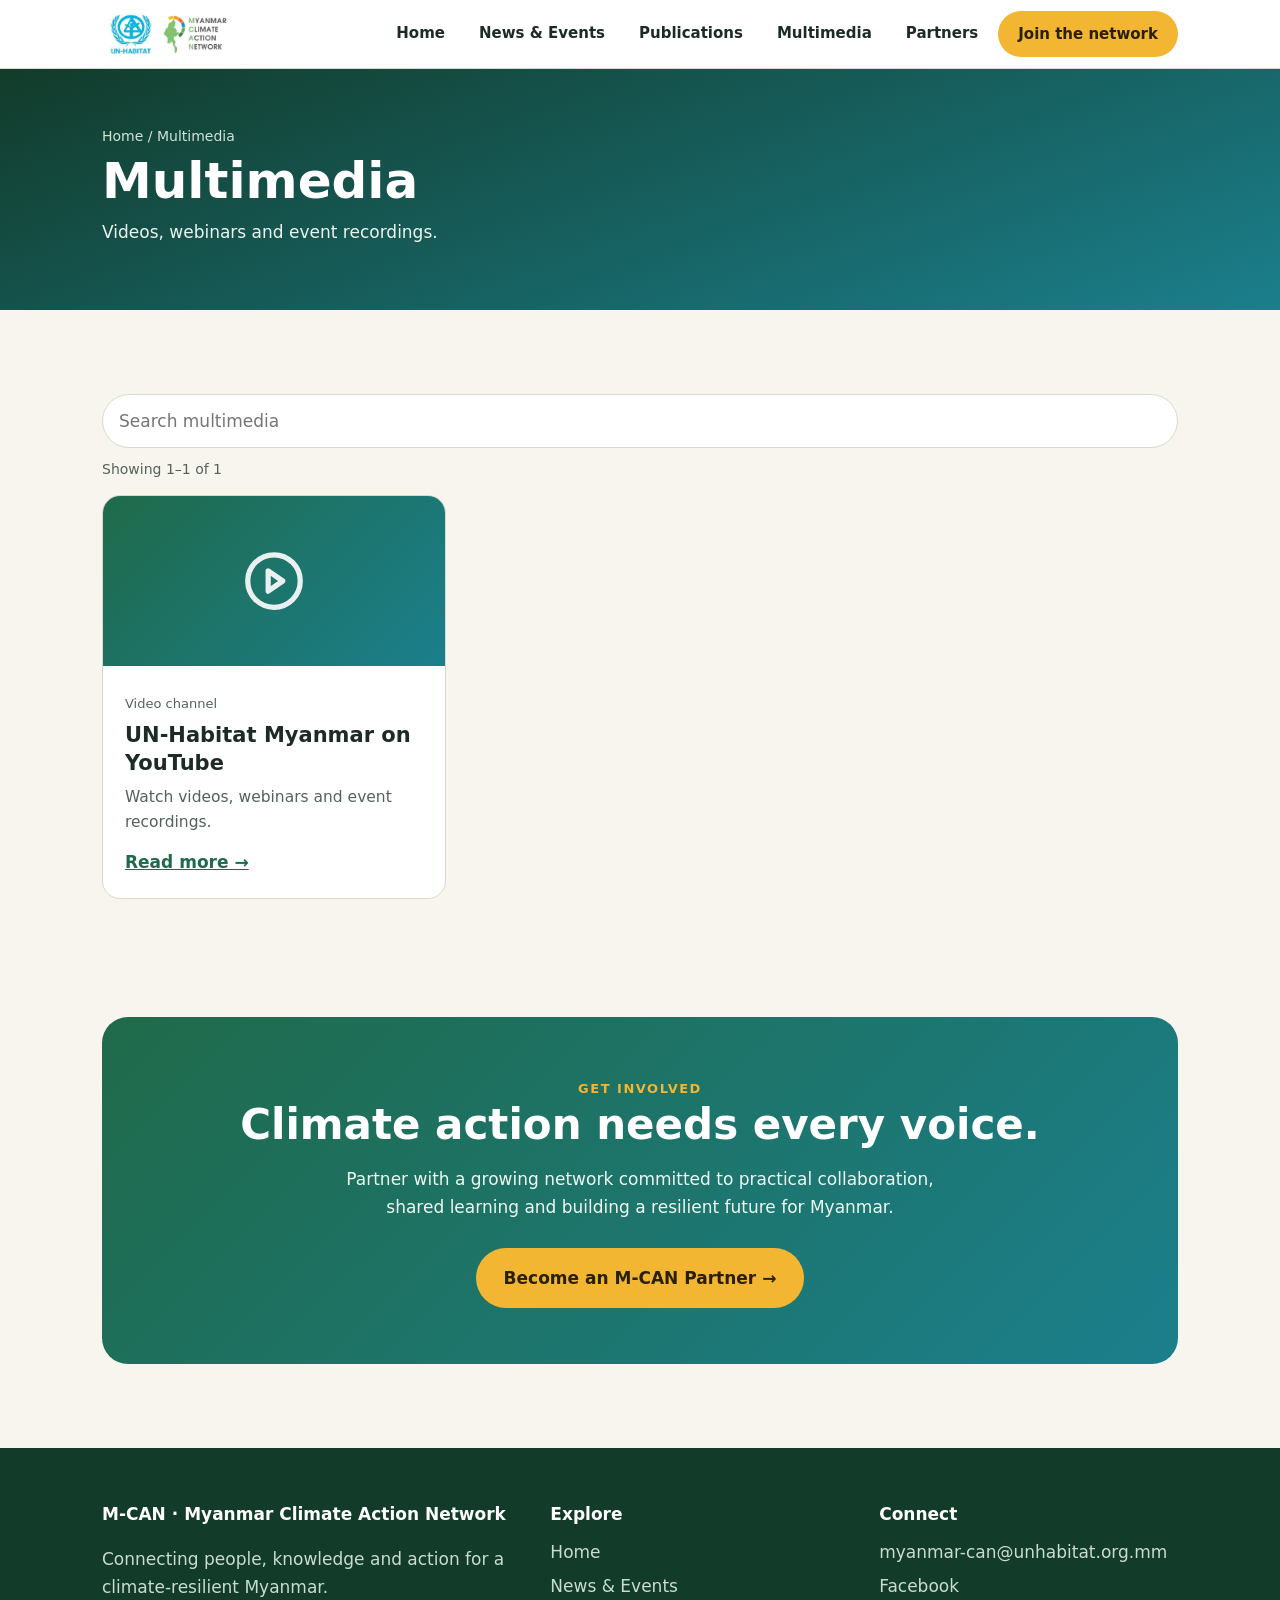
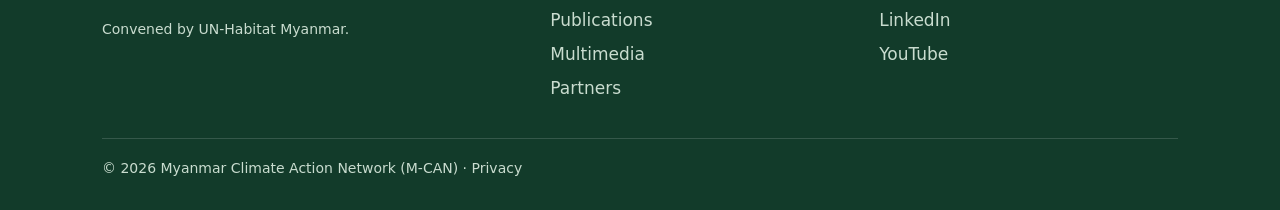
<file: multimedia.html>
<!DOCTYPE html>
<html lang="en">
<head>
<meta charset="utf-8">
<meta name="viewport" content="width=device-width, initial-scale=1, viewport-fit=cover">
<title>Multimedia | M-CAN</title>
<meta name="description" content="Videos, webinars and event recordings.">
<link rel="stylesheet" href="css/style.css">
</head>
<body>
<a class="skip" href="#main">Skip to content</a>
<header>
  <div class="wrap nav">
    <a class="brand" href="index.html"><img src="images/logo.jpg" alt="UN-Habitat and Myanmar Climate Action Network (M-CAN)" width="152" height="54"></a>
    <button class="menu-btn" id="mb" aria-expanded="false" aria-controls="nv">Menu</button>
    <nav id="nv" aria-label="Main">
      <ul>
        <li><a href="index.html">Home</a></li>
        <li><a href="index.html#news">News &amp; Events</a></li>
        <li><a href="index.html#publications">Publications</a></li>
        <li><a href="index.html#multimedia">Multimedia</a></li>
        <li><a href="index.html#partners">Partners</a></li>
        <li><a class="btn sun" style="padding:9px 18px" href="index.html#join">Join the network</a></li>
      </ul>
    </nav>
  </div>
</header>
<main id="main">
<div class="page-hero"><div class="wrap"><div class="crumb"><a href="index.html">Home</a> / Multimedia</div><h1>Multimedia</h1><p>Videos, webinars and event recordings.</p></div></div>
<section><div class="wrap">
<div class="listwrap">
  <div class="tools"><input class="search" type="search" placeholder="Search multimedia" aria-label="Search multimedia"></div>
  <p class="count" aria-live="polite"></p>
  <div class="list" data-list="multimedia" data-paged="1"></div>
  <div class="pager" role="navigation" aria-label="Pagination"></div>
</div>
</div></section>
<section style="padding-top:0"><div class="wrap"><div class="join">
  <span class="eyebrow" style="color:var(--sun)">Get involved</span>
  <h2>Climate action needs every voice.</h2>
  <p>Partner with a growing network committed to practical collaboration, shared learning and building a resilient future for Myanmar.</p>
  <a class="btn sun" href="https://docs.google.com/forms/d/e/1FAIpQLSe0Wz-iGA-9YHWjun2hGAzWpuw0KrcMW8bdbDw4LQ5wUkGBlA/viewform?usp=header">Become an M-CAN Partner →</a>
</div></div></section>
</main>
<footer><div class="wrap">
  <div class="fgrid">
    <div><h4>M-CAN · Myanmar Climate Action Network</h4><p>Connecting people, knowledge and action for a climate-resilient Myanmar.</p><p style="font-size:14px">Convened by UN-Habitat Myanmar.</p></div>
    <div><h4>Explore</h4><ul><li><a href="index.html">Home</a></li><li><a href="index.html#news">News &amp; Events</a></li><li><a href="index.html#publications">Publications</a></li><li><a href="index.html#multimedia">Multimedia</a></li><li><a href="index.html#partners">Partners</a></li></ul></div>
    <div><h4>Connect</h4><ul><li><a href="mailto:myanmar-can@unhabitat.org.mm">myanmar-can@unhabitat.org.mm</a></li><li><a href="https://www.facebook.com/profile.php?id=61579883247728">Facebook</a></li><li><a href="https://www.linkedin.com/company/98650299/">LinkedIn</a></li><li><a href="https://www.youtube.com/@un-habitatmyanmar4961">YouTube</a></li></ul></div>
  </div>
  <div class="copy">© 2026 Myanmar Climate Action Network (M-CAN) · Privacy</div>
</div></footer>
<script src="js/data.js"></script>
<script src="js/script.js" defer></script>
</body>
</html>
</file>
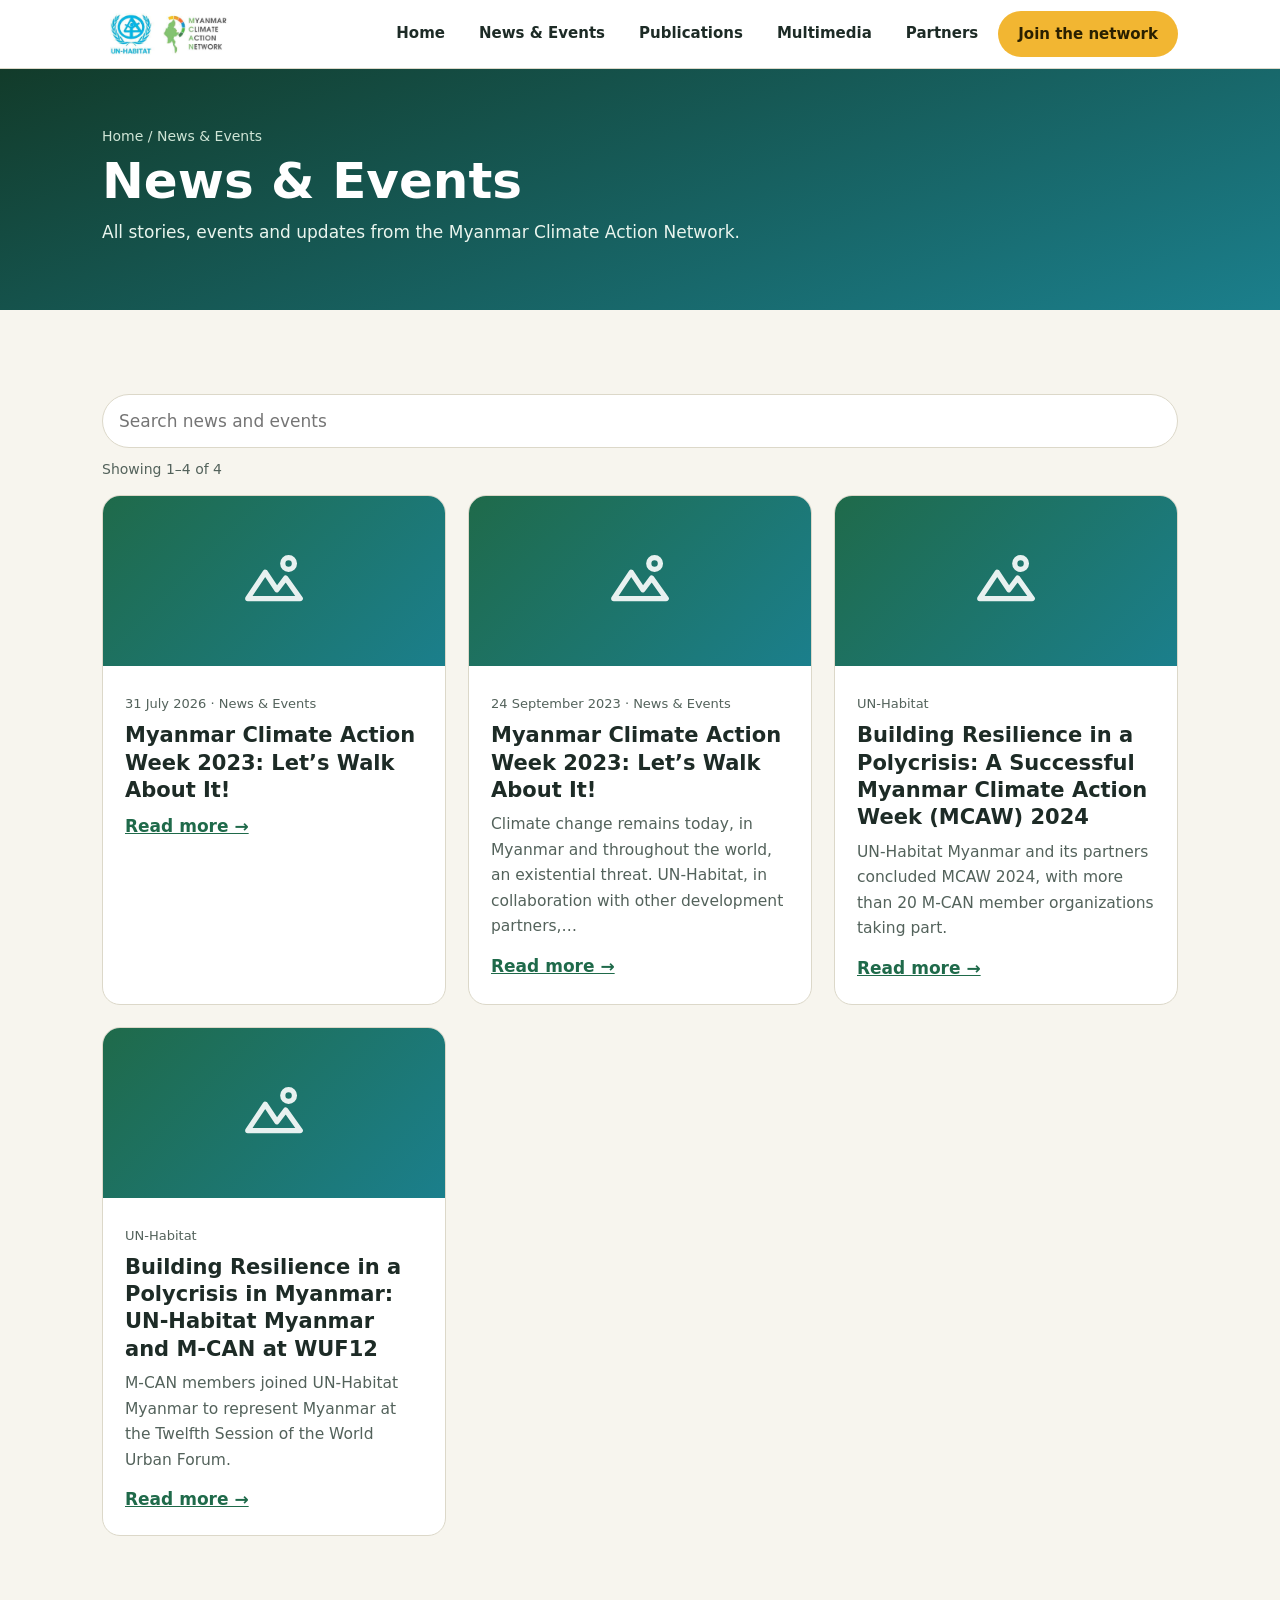
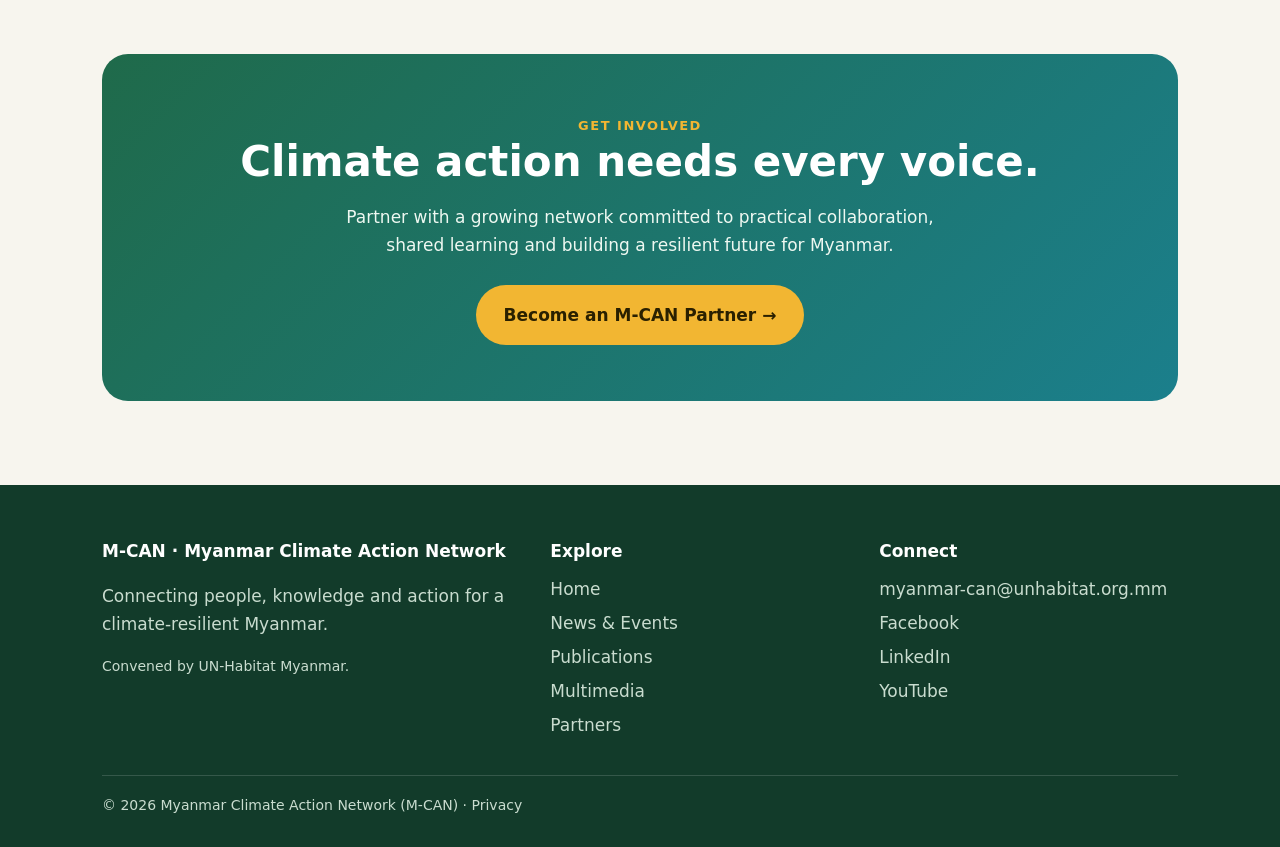
<file: news.html>
<!DOCTYPE html>
<html lang="en">
<head>
<meta charset="utf-8">
<meta name="viewport" content="width=device-width, initial-scale=1, viewport-fit=cover">
<title>News &amp; Events | M-CAN</title>
<meta name="description" content="All stories, events and updates from the Myanmar Climate Action Network.">
<link rel="stylesheet" href="css/style.css">
</head>
<body>
<a class="skip" href="#main">Skip to content</a>
<header>
  <div class="wrap nav">
    <a class="brand" href="index.html"><img src="images/logo.jpg" alt="UN-Habitat and Myanmar Climate Action Network (M-CAN)" width="152" height="54"></a>
    <button class="menu-btn" id="mb" aria-expanded="false" aria-controls="nv">Menu</button>
    <nav id="nv" aria-label="Main">
      <ul>
        <li><a href="index.html">Home</a></li>
        <li><a href="index.html#news">News &amp; Events</a></li>
        <li><a href="index.html#publications">Publications</a></li>
        <li><a href="index.html#multimedia">Multimedia</a></li>
        <li><a href="index.html#partners">Partners</a></li>
        <li><a class="btn sun" style="padding:9px 18px" href="index.html#join">Join the network</a></li>
      </ul>
    </nav>
  </div>
</header>
<main id="main">
<div class="page-hero"><div class="wrap"><div class="crumb"><a href="index.html">Home</a> / News &amp; Events</div><h1>News &amp; Events</h1><p>All stories, events and updates from the Myanmar Climate Action Network.</p></div></div>
<section><div class="wrap">
<div class="listwrap">
  <div class="tools"><input class="search" type="search" placeholder="Search news and events" aria-label="Search news and events"></div>
  <p class="count" aria-live="polite"></p>
  <div class="list" data-list="news" data-paged="1"></div>
  <div class="pager" role="navigation" aria-label="Pagination"></div>
</div>
</div></section>
<section style="padding-top:0"><div class="wrap"><div class="join">
  <span class="eyebrow" style="color:var(--sun)">Get involved</span>
  <h2>Climate action needs every voice.</h2>
  <p>Partner with a growing network committed to practical collaboration, shared learning and building a resilient future for Myanmar.</p>
  <a class="btn sun" href="https://docs.google.com/forms/d/e/1FAIpQLSe0Wz-iGA-9YHWjun2hGAzWpuw0KrcMW8bdbDw4LQ5wUkGBlA/viewform?usp=header">Become an M-CAN Partner →</a>
</div></div></section>
</main>
<footer><div class="wrap">
  <div class="fgrid">
    <div><h4>M-CAN · Myanmar Climate Action Network</h4><p>Connecting people, knowledge and action for a climate-resilient Myanmar.</p><p style="font-size:14px">Convened by UN-Habitat Myanmar.</p></div>
    <div><h4>Explore</h4><ul><li><a href="index.html">Home</a></li><li><a href="index.html#news">News &amp; Events</a></li><li><a href="index.html#publications">Publications</a></li><li><a href="index.html#multimedia">Multimedia</a></li><li><a href="index.html#partners">Partners</a></li></ul></div>
    <div><h4>Connect</h4><ul><li><a href="mailto:myanmar-can@unhabitat.org.mm">myanmar-can@unhabitat.org.mm</a></li><li><a href="https://www.facebook.com/profile.php?id=61579883247728">Facebook</a></li><li><a href="https://www.linkedin.com/company/98650299/">LinkedIn</a></li><li><a href="https://www.youtube.com/@un-habitatmyanmar4961">YouTube</a></li></ul></div>
  </div>
  <div class="copy">© 2026 Myanmar Climate Action Network (M-CAN) · Privacy</div>
</div></footer>
<script src="js/data.js"></script>
<script src="js/script.js" defer></script>
</body>
</html>
</file>
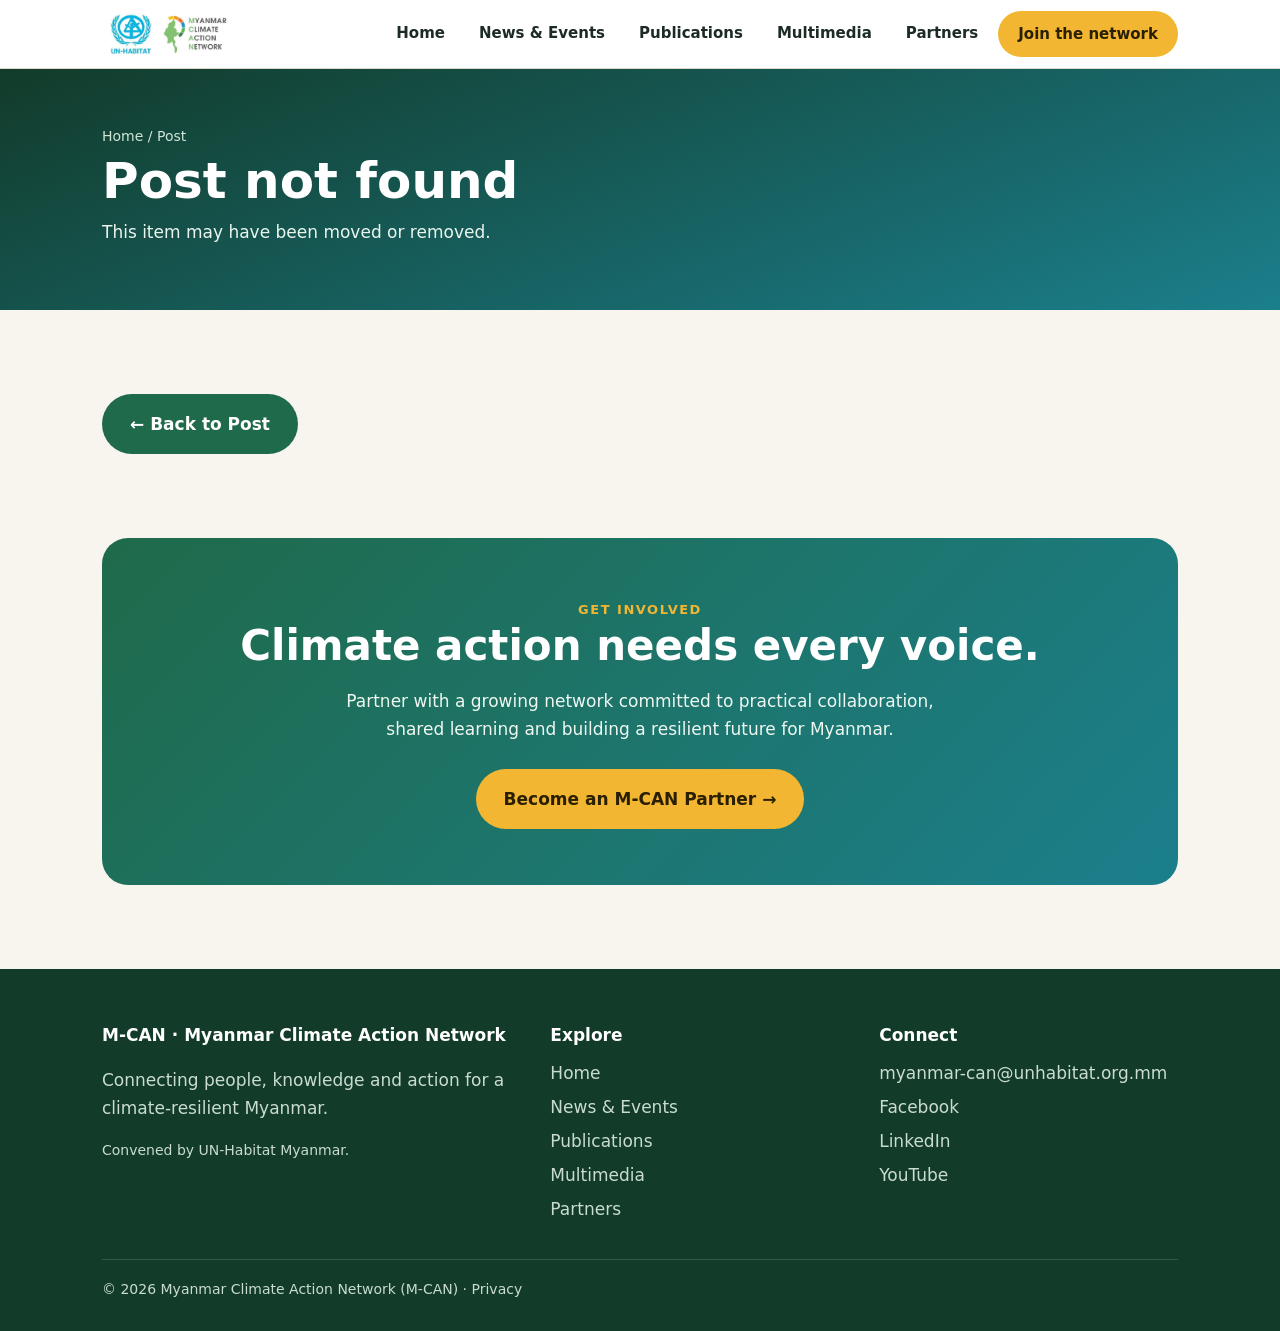
<file: post.html>
<!DOCTYPE html>
<html lang="en">
<head>
<meta charset="utf-8">
<meta name="viewport" content="width=device-width, initial-scale=1, viewport-fit=cover">
<title>Post | M-CAN</title>
<meta name="description" content="All stories, events and updates from the Myanmar Climate Action Network.">
<link rel="stylesheet" href="css/style.css">
</head>
<body>
<a class="skip" href="#main">Skip to content</a>
<header>
  <div class="wrap nav">
    <a class="brand" href="index.html"><img src="images/logo.jpg" alt="UN-Habitat and Myanmar Climate Action Network (M-CAN)" width="152" height="54"></a>
    <button class="menu-btn" id="mb" aria-expanded="false" aria-controls="nv">Menu</button>
    <nav id="nv" aria-label="Main">
      <ul>
        <li><a href="index.html">Home</a></li>
        <li><a href="index.html#news">News &amp; Events</a></li>
        <li><a href="index.html#publications">Publications</a></li>
        <li><a href="index.html#multimedia">Multimedia</a></li>
        <li><a href="index.html#partners">Partners</a></li>
        <li><a class="btn sun" style="padding:9px 18px" href="index.html#join">Join the network</a></li>
      </ul>
    </nav>
  </div>
</header>
<main id="main">
<div id="post-root"></div>
<section style="padding-top:0"><div class="wrap"><div class="join">
  <span class="eyebrow" style="color:var(--sun)">Get involved</span>
  <h2>Climate action needs every voice.</h2>
  <p>Partner with a growing network committed to practical collaboration, shared learning and building a resilient future for Myanmar.</p>
  <a class="btn sun" href="https://docs.google.com/forms/d/e/1FAIpQLSe0Wz-iGA-9YHWjun2hGAzWpuw0KrcMW8bdbDw4LQ5wUkGBlA/viewform?usp=header">Become an M-CAN Partner →</a>
</div></div></section>
</main>
<footer><div class="wrap">
  <div class="fgrid">
    <div><h4>M-CAN · Myanmar Climate Action Network</h4><p>Connecting people, knowledge and action for a climate-resilient Myanmar.</p><p style="font-size:14px">Convened by UN-Habitat Myanmar.</p></div>
    <div><h4>Explore</h4><ul><li><a href="index.html">Home</a></li><li><a href="index.html#news">News &amp; Events</a></li><li><a href="index.html#publications">Publications</a></li><li><a href="index.html#multimedia">Multimedia</a></li><li><a href="index.html#partners">Partners</a></li></ul></div>
    <div><h4>Connect</h4><ul><li><a href="mailto:myanmar-can@unhabitat.org.mm">myanmar-can@unhabitat.org.mm</a></li><li><a href="https://www.facebook.com/profile.php?id=61579883247728">Facebook</a></li><li><a href="https://www.linkedin.com/company/98650299/">LinkedIn</a></li><li><a href="https://www.youtube.com/@un-habitatmyanmar4961">YouTube</a></li></ul></div>
  </div>
  <div class="copy">© 2026 Myanmar Climate Action Network (M-CAN) · Privacy</div>
</div></footer>
<script src="js/data.js"></script>
<script src="js/script.js" defer></script>
</body>
</html>
</file>
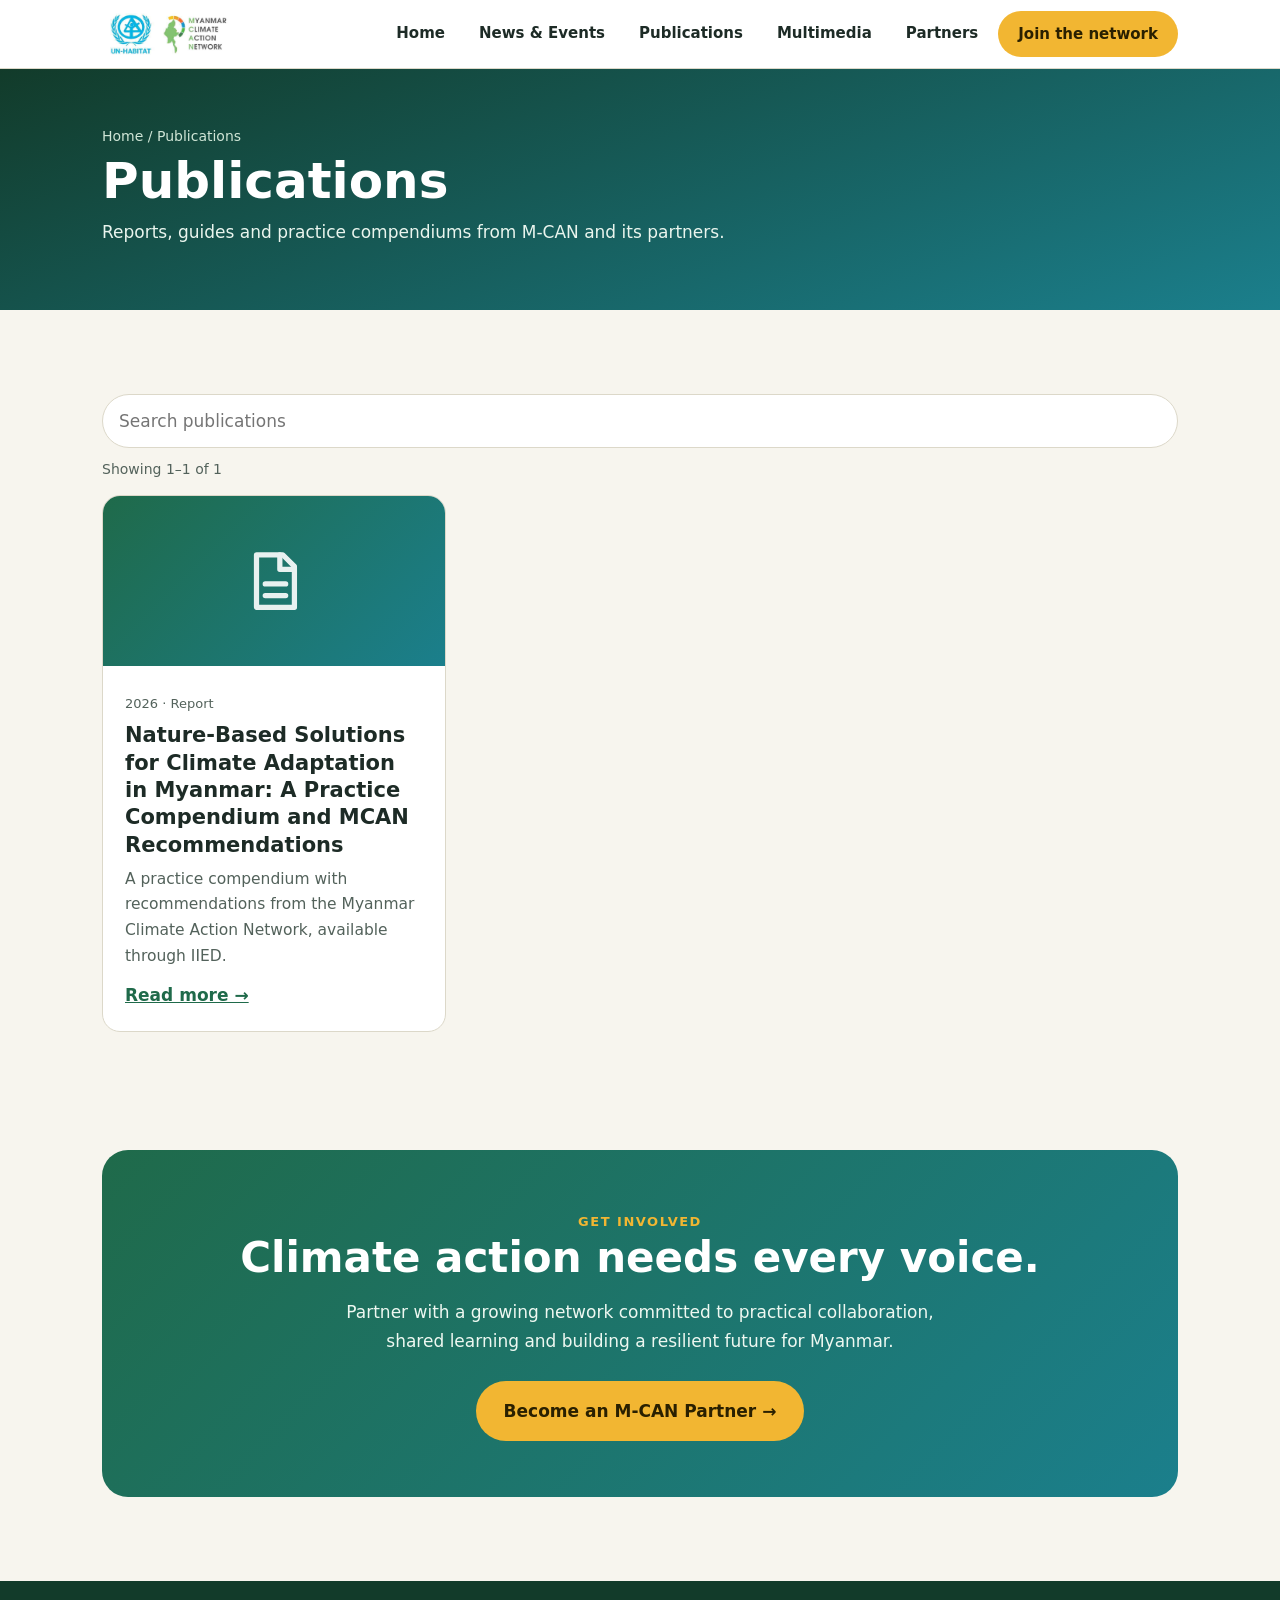
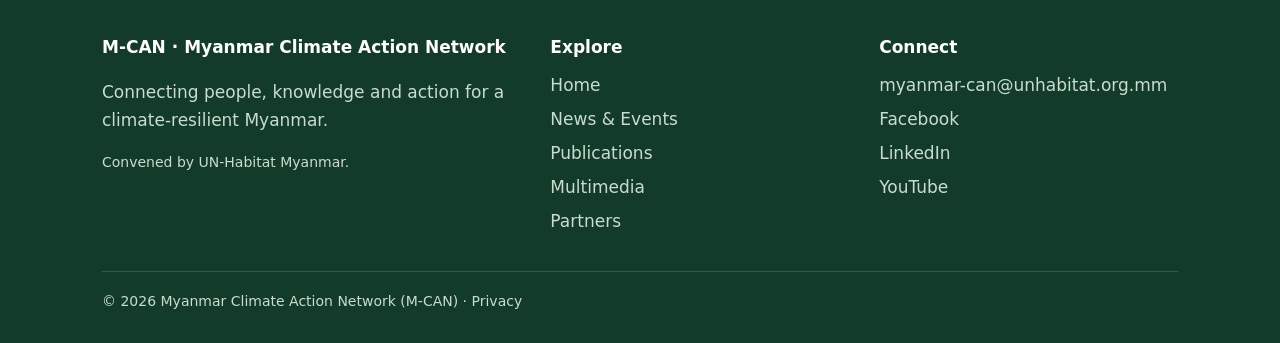
<file: publications.html>
<!DOCTYPE html>
<html lang="en">
<head>
<meta charset="utf-8">
<meta name="viewport" content="width=device-width, initial-scale=1, viewport-fit=cover">
<title>Publications | M-CAN</title>
<meta name="description" content="Reports, guides and practice compendiums from M-CAN and its partners.">
<link rel="stylesheet" href="css/style.css">
</head>
<body>
<a class="skip" href="#main">Skip to content</a>
<header>
  <div class="wrap nav">
    <a class="brand" href="index.html"><img src="images/logo.jpg" alt="UN-Habitat and Myanmar Climate Action Network (M-CAN)" width="152" height="54"></a>
    <button class="menu-btn" id="mb" aria-expanded="false" aria-controls="nv">Menu</button>
    <nav id="nv" aria-label="Main">
      <ul>
        <li><a href="index.html">Home</a></li>
        <li><a href="index.html#news">News &amp; Events</a></li>
        <li><a href="index.html#publications">Publications</a></li>
        <li><a href="index.html#multimedia">Multimedia</a></li>
        <li><a href="index.html#partners">Partners</a></li>
        <li><a class="btn sun" style="padding:9px 18px" href="index.html#join">Join the network</a></li>
      </ul>
    </nav>
  </div>
</header>
<main id="main">
<div class="page-hero"><div class="wrap"><div class="crumb"><a href="index.html">Home</a> / Publications</div><h1>Publications</h1><p>Reports, guides and practice compendiums from M-CAN and its partners.</p></div></div>
<section><div class="wrap">
<div class="listwrap">
  <div class="tools"><input class="search" type="search" placeholder="Search publications" aria-label="Search publications"></div>
  <p class="count" aria-live="polite"></p>
  <div class="list" data-list="publications" data-paged="1"></div>
  <div class="pager" role="navigation" aria-label="Pagination"></div>
</div>
</div></section>
<section style="padding-top:0"><div class="wrap"><div class="join">
  <span class="eyebrow" style="color:var(--sun)">Get involved</span>
  <h2>Climate action needs every voice.</h2>
  <p>Partner with a growing network committed to practical collaboration, shared learning and building a resilient future for Myanmar.</p>
  <a class="btn sun" href="https://docs.google.com/forms/d/e/1FAIpQLSe0Wz-iGA-9YHWjun2hGAzWpuw0KrcMW8bdbDw4LQ5wUkGBlA/viewform?usp=header">Become an M-CAN Partner →</a>
</div></div></section>
</main>
<footer><div class="wrap">
  <div class="fgrid">
    <div><h4>M-CAN · Myanmar Climate Action Network</h4><p>Connecting people, knowledge and action for a climate-resilient Myanmar.</p><p style="font-size:14px">Convened by UN-Habitat Myanmar.</p></div>
    <div><h4>Explore</h4><ul><li><a href="index.html">Home</a></li><li><a href="index.html#news">News &amp; Events</a></li><li><a href="index.html#publications">Publications</a></li><li><a href="index.html#multimedia">Multimedia</a></li><li><a href="index.html#partners">Partners</a></li></ul></div>
    <div><h4>Connect</h4><ul><li><a href="mailto:myanmar-can@unhabitat.org.mm">myanmar-can@unhabitat.org.mm</a></li><li><a href="https://www.facebook.com/profile.php?id=61579883247728">Facebook</a></li><li><a href="https://www.linkedin.com/company/98650299/">LinkedIn</a></li><li><a href="https://www.youtube.com/@un-habitatmyanmar4961">YouTube</a></li></ul></div>
  </div>
  <div class="copy">© 2026 Myanmar Climate Action Network (M-CAN) · Privacy</div>
</div></footer>
<script src="js/data.js"></script>
<script src="js/script.js" defer></script>
</body>
</html>
</file>
<file: css/style.css>
:root{--bg:#f7f5ee;--surface:#fff;--ink:#1d2b26;--muted:#53625b;--green:#1f6a4a;--deep:#123b2a;--teal:#1b7f8c;--sun:#f2b632;--sun-ink:#2a2000;--line:#dcd8c9;--tint:#e8f1ea;--hero-a:#123b2a;--hero-b:#1b7f8c;box-sizing:border-box;padding-top:env(safe-area-inset-top,0px);padding-bottom:env(safe-area-inset-bottom,0px)}
@media (prefers-color-scheme:dark){:root:not([data-theme="light"]){--bg:#101a16;--surface:#17251f;--ink:#eaf1ec;--muted:#a9bab1;--green:#6fcf9b;--deep:#0b1f17;--teal:#5fc3cf;--line:#2b3d35;--tint:#1a2c24;--hero-a:#0b1f17;--hero-b:#14636e}}
:root[data-theme="dark"]{--bg:#101a16;--surface:#17251f;--ink:#eaf1ec;--muted:#a9bab1;--green:#6fcf9b;--deep:#0b1f17;--teal:#5fc3cf;--line:#2b3d35;--tint:#1a2c24;--hero-a:#0b1f17;--hero-b:#14636e}
*{box-sizing:border-box}html{scroll-behavior:smooth;scroll-padding-top:calc(72px + env(safe-area-inset-top,0px))}
body{margin:0;background:var(--bg);color:var(--ink);font:17px/1.65 system-ui,-apple-system,"Segoe UI",Roboto,"Noto Sans","Noto Sans Myanmar",Arial,sans-serif}
a{color:inherit}img,svg{max-width:100%}
.wrap{max-width:1120px;margin:0 auto;padding:0 22px}
.skip{position:absolute;left:-999px}.skip:focus{left:12px;top:12px;background:var(--sun);color:var(--sun-ink);padding:8px 14px;z-index:99;border-radius:6px}
header{position:sticky;top:0;z-index:20;background:var(--surface);border-bottom:1px solid var(--line);padding-top:env(safe-area-inset-top,0px)}
.nav{display:flex;align-items:center;justify-content:space-between;height:68px}
.brand{display:flex;align-items:center;gap:10px;text-decoration:none;font-weight:800;color:var(--green);letter-spacing:.5px}
.brand small{display:block;font-weight:500;color:var(--muted);font-size:11px;letter-spacing:0;line-height:1.1}
nav ul{display:flex;gap:6px;list-style:none;margin:0;padding:0}
nav a{display:block;padding:10px 14px;border-radius:8px;text-decoration:none;font-weight:600;font-size:15px}
nav a:hover{background:var(--tint)}
.btn{display:inline-block;padding:14px 26px;border-radius:999px;font-weight:700;text-decoration:none;border:2px solid transparent;transition:transform .15s}
.btn:hover{transform:translateY(-2px)}
.btn.sun{background:var(--sun);color:var(--sun-ink)}.btn.ghost{border-color:#fff;color:#fff}
.btn.green{background:var(--green);color:#fff}
@media (prefers-color-scheme:dark){:root:not([data-theme="light"]) .btn.green{color:#0b1f17}}
.menu-btn{display:none;background:none;border:1px solid var(--line);color:var(--ink);border-radius:8px;padding:8px 12px;font-size:15px}
.hero{background:linear-gradient(160deg,var(--hero-a),var(--hero-b));color:#fff;position:relative;overflow:hidden}
.hero .wrap{padding-top:84px;padding-bottom:150px;position:relative;z-index:2}
.tag{display:inline-block;background:rgba(255,255,255,.14);padding:6px 14px;border-radius:999px;font-size:14px;font-weight:600;margin-bottom:18px}
h1{font-size:clamp(36px,6vw,64px);line-height:1.08;margin:0 0 18px;max-width:14ch}
.hero p{font-size:20px;max-width:600px;margin:0 0 30px;color:#eaf5ee}
.cta{display:flex;gap:14px;flex-wrap:wrap}
.hero svg.land{position:absolute;left:0;right:0;bottom:0;width:100%;height:auto;z-index:1}
.sun-disc{position:absolute;right:9%;top:48px;width:150px;height:150px;border-radius:50%;background:var(--sun);opacity:.9;box-shadow:0 0 90px 30px rgba(242,182,50,.35)}
.stats{margin-top:-60px;position:relative;z-index:5}
.stats .grid{display:grid;grid-template-columns:repeat(3,1fr);gap:16px}
.stat{background:var(--surface);border:1px solid var(--line);border-radius:16px;padding:22px;box-shadow:0 8px 24px rgba(0,0,0,.08)}
.stat b{display:block;font-size:40px;line-height:1;color:var(--green)}.stat span{color:var(--muted);font-size:15px}
section{padding:84px 0}
.eyebrow{color:var(--teal);font-weight:800;text-transform:uppercase;letter-spacing:1.5px;font-size:13px}
h2{font-size:clamp(28px,4vw,42px);line-height:1.15;margin:8px 0 16px}
.lead{color:var(--muted);max-width:720px}
.two{display:grid;grid-template-columns:1.05fr .95fr;gap:44px;align-items:start}
.vm{display:grid;gap:16px}
.vm div{background:var(--tint);border-left:6px solid var(--green);border-radius:12px;padding:20px 22px}
.vm h3{margin:0 0 6px;color:var(--green)}.vm p{margin:0}
.cards{display:grid;grid-template-columns:repeat(4,1fr);gap:18px;margin-top:34px}
.card{background:var(--surface);border:1px solid var(--line);border-radius:18px;padding:26px;transition:transform .2s,box-shadow .2s}
.card:hover{transform:translateY(-5px);box-shadow:0 14px 30px rgba(0,0,0,.1)}
.ico{width:54px;height:54px;border-radius:14px;background:var(--tint);display:grid;place-items:center;margin-bottom:14px}
.ico svg{width:30px;height:30px;stroke:var(--green);fill:none;stroke-width:2;stroke-linecap:round;stroke-linejoin:round}
.card h3{margin:0 0 8px;font-size:20px}.card p{margin:0;color:var(--muted);font-size:15.5px}
.n{font-size:13px;font-weight:800;color:var(--teal)}
.how{background:var(--deep);color:#fff}
.how .eyebrow{color:var(--sun)}.how .lead{color:#c9dccf}
.steps{display:grid;grid-template-columns:repeat(4,1fr);gap:18px;margin-top:34px;counter-reset:s}
.step{border:1px solid rgba(255,255,255,.18);border-radius:16px;padding:22px;counter-increment:s}
.step:before{content:counter(s);display:grid;place-items:center;width:34px;height:34px;border-radius:50%;background:var(--sun);color:var(--sun-ink);font-weight:800;margin-bottom:12px}
.step b{display:block;margin-bottom:4px}.step span{color:#c9dccf;font-size:15px}
.tabs{display:flex;gap:10px;flex-wrap:wrap;margin:22px 0}
.tabs a{padding:8px 16px;border-radius:999px;border:1px solid var(--line);text-decoration:none;font-weight:600;font-size:15px;background:var(--surface)}
.tabs a:hover{background:var(--tint)}
.news{display:grid;grid-template-columns:repeat(2,1fr);gap:22px}
.post{background:var(--surface);border:1px solid var(--line);border-radius:18px;overflow:hidden;display:flex;flex-direction:column}
.thumb{height:170px;background:linear-gradient(135deg,var(--green),var(--teal));display:grid;place-items:center}
.thumb svg{width:70px;height:70px;stroke:#fff;fill:none;stroke-width:1.8;stroke-linecap:round;stroke-linejoin:round;opacity:.9}
.post .body{padding:22px}.post time{font-size:13px;color:var(--muted)}
.post h3{margin:6px 0 8px;font-size:21px;line-height:1.3}.post p{margin:0 0 12px;color:var(--muted);font-size:15.5px}
.post a.more{font-weight:700;color:var(--green)}
.model{display:grid;grid-template-columns:repeat(4,1fr);gap:0;margin-top:32px;border-radius:18px;overflow:hidden;border:1px solid var(--line)}
.model div{padding:22px 16px;text-align:center;font-weight:700;color:#fff}
.model div:nth-child(1){background:#1f6a4a}.model div:nth-child(2){background:#1b7f8c}.model div:nth-child(3){background:#2e7d5b}.model div:nth-child(4){background:#3a6ea5}
.model small{display:block;font-weight:400;opacity:.9;margin-top:4px}
.join{background:linear-gradient(135deg,var(--green),var(--teal));color:#fff;border-radius:26px;padding:56px 34px;text-align:center}
.join h2{margin-top:0}.join p{max-width:620px;margin:0 auto 26px;color:#eef8f1}
footer{background:var(--deep);color:#c9dccf;padding:52px 0 30px}
.fgrid{display:grid;grid-template-columns:1.4fr 1fr 1fr;gap:30px}
footer h4{color:#fff;margin:0 0 10px}footer ul{list-style:none;margin:0;padding:0}footer li{margin:6px 0}
footer a{text-decoration:none}footer a:hover{text-decoration:underline}
.copy{border-top:1px solid rgba(255,255,255,.15);margin-top:30px;padding-top:18px;font-size:14px}
:focus-visible{outline:3px solid var(--sun);outline-offset:2px}
@media (max-width:900px){.cards,.steps{grid-template-columns:repeat(2,1fr)}.two,.news,.fgrid{grid-template-columns:1fr}.stats .grid{grid-template-columns:1fr}.stats{margin-top:-40px}}
@media (max-width:720px){.menu-btn{display:block}nav{position:absolute;left:0;right:0;top:100%;background:var(--surface);border-bottom:1px solid var(--line);display:none}nav.open{display:block}nav ul{flex-direction:column;padding:10px 22px}.cards,.steps,.model{grid-template-columns:1fr}.sun-disc{width:90px;height:90px;right:6%}section{padding:62px 0}}
@media (prefers-reduced-motion:reduce){*{transition:none!important;scroll-behavior:auto!important}}

.page-hero{background:linear-gradient(160deg,var(--hero-a),var(--hero-b));color:#fff;padding:56px 0 64px}
.page-hero h1{font-size:clamp(32px,5vw,50px);max-width:none;margin:6px 0 10px}.page-hero p{margin:0;color:#eaf5ee;max-width:640px}
.crumb{font-size:14px;color:#cfe5d6}.crumb a{text-decoration:none}.crumb a:hover{text-decoration:underline}
.sec-head{display:flex;justify-content:space-between;align-items:end;gap:16px;flex-wrap:wrap;margin-bottom:26px}
.sec-head h2{margin:6px 0 0}
.viewall{font-weight:700;color:var(--green);text-decoration:none;border:2px solid var(--green);border-radius:999px;padding:10px 20px;white-space:nowrap}
.viewall:hover{background:var(--green);color:#fff}
@media (prefers-color-scheme:dark){:root:not([data-theme="light"]) .viewall:hover{color:#0b1f17}}
.list{display:grid;grid-template-columns:repeat(3,1fr);gap:22px}
.alt{background:var(--tint)}
.partners{display:grid;grid-template-columns:repeat(4,1fr);gap:16px}
.partner{background:var(--surface);border:1px solid var(--line);border-radius:16px;padding:22px;text-align:center;display:flex;flex-direction:column;align-items:center;gap:6px}
.partner .pl{width:62px;height:62px;border-radius:50%;background:linear-gradient(135deg,var(--green),var(--teal));color:#fff;display:grid;place-items:center;font-weight:800;font-size:20px;margin-bottom:6px}
.partner span{font-size:13px;color:var(--muted)}.partner a{font-size:14px;font-weight:700;color:var(--green)}
.tools{display:flex;gap:12px;flex-wrap:wrap;align-items:center;margin:0 0 22px}
.tools input{flex:1 1 240px;padding:12px 16px;border-radius:999px;border:1px solid var(--line);background:var(--surface);color:var(--ink);font:inherit}
.chips{display:flex;gap:8px;flex-wrap:wrap}.chip{border:1px solid var(--line);background:var(--surface);color:var(--ink);padding:8px 14px;border-radius:999px;font:inherit;font-size:14px;font-weight:600;cursor:pointer}
.chip.on{background:var(--green);color:#fff;border-color:var(--green)}
@media (prefers-color-scheme:dark){:root:not([data-theme="light"]) .chip.on{color:#0b1f17}}
.count{color:var(--muted);font-size:14px;margin:0 0 14px}.empty{grid-column:1/-1;color:var(--muted)}
.list>.post{height:100%}
@media (max-width:900px){.list{grid-template-columns:repeat(2,1fr)}.partners{grid-template-columns:repeat(2,1fr)}}
@media (max-width:720px){.list{grid-template-columns:1fr}}

.tabbar{display:flex;gap:6px;flex-wrap:wrap;border-bottom:2px solid var(--line);margin:0 0 28px}
.tab{background:none;border:0;border-bottom:4px solid transparent;margin-bottom:-2px;padding:14px 22px;font:inherit;font-weight:700;color:var(--muted);cursor:pointer;border-radius:10px 10px 0 0}
.tab:hover{color:var(--ink);background:var(--tint)}
.tab.on{color:var(--green);border-bottom-color:var(--sun)}
.panel[hidden]{display:none}
.more-row{text-align:center;margin-top:30px}
@media (max-width:720px){.tab{padding:12px 14px;font-size:15px;flex:1 1 auto;text-align:center}}

#partners{background:linear-gradient(180deg,var(--tint),var(--bg))}
.partners{grid-template-columns:repeat(4,1fr);gap:20px}
.partner{padding:0;border-radius:20px;overflow:hidden;text-decoration:none;gap:0;transition:transform .2s,box-shadow .2s,border-color .2s}
.partner:hover{transform:translateY(-6px);box-shadow:0 16px 34px rgba(0,0,0,.14);border-color:var(--green)}
.ptile{width:100%;height:140px;background:#fff;display:grid;place-items:center;padding:22px;border-bottom:1px solid var(--line)}
.ptile img{max-width:100%;max-height:96px;object-fit:contain}
.ptile .pl{margin:0}
.partner b{padding:16px 14px;font-size:16px;line-height:1.3;color:var(--ink);position:relative}
.partner b:after{content:"";display:block;width:28px;height:3px;border-radius:3px;background:var(--sun);margin:8px auto 0;transition:width .2s}
.partner:hover b:after{width:56px}
@media (max-width:900px){.partners{grid-template-columns:repeat(2,1fr)}}
@media (max-width:420px){.ptile{height:110px}}

.hero{background:linear-gradient(90deg,rgba(8,32,22,.9) 0%,rgba(8,32,22,.66) 46%,rgba(8,32,22,.12) 100%),url(../images/hero.jpg) center/cover no-repeat}
.hero .wrap{padding-top:110px;padding-bottom:180px}
.sun-disc{display:none}
.hero h1,.hero p{text-shadow:0 2px 14px rgba(0,0,0,.35)}
@media (max-width:720px){.hero{background:linear-gradient(rgba(8,32,22,.74),rgba(8,32,22,.74)),url(../images/hero.jpg) 62% center/cover no-repeat}.hero .wrap{padding-top:80px;padding-bottom:150px}}
.post h3 a.tl{text-decoration:none}.post h3 a.tl:hover{color:var(--green);text-decoration:underline}
a.thumb{text-decoration:none}
.listwrap .tools{margin-bottom:10px}
.pager{display:flex;gap:8px;justify-content:center;flex-wrap:wrap;margin-top:34px}
.pg{min-width:42px;height:42px;padding:0 14px;border-radius:10px;border:1px solid var(--line);background:var(--surface);color:var(--ink);font:inherit;font-weight:700;cursor:pointer}
.pg:hover:not(:disabled){background:var(--tint)}.pg.on{background:var(--green);border-color:var(--green);color:#fff}.pg:disabled{opacity:.4;cursor:default}
@media (prefers-color-scheme:dark){:root:not([data-theme="light"]) .pg.on{color:#0b1f17}}
.article{max-width:760px;margin:0 auto 20px}.article p{font-size:18.5px;line-height:1.8}
.btnrow{display:flex;gap:12px;flex-wrap:wrap;margin-top:28px}
.btn.outline{border-color:var(--green);color:var(--green)}.btn.outline:hover{background:var(--tint)}
.relh{margin:56px 0 22px}

.brand img{height:48px;width:auto;display:block;background:#fff;border-radius:8px;padding:3px 8px}
@media (max-width:720px){.brand img{height:40px}}
</file>
